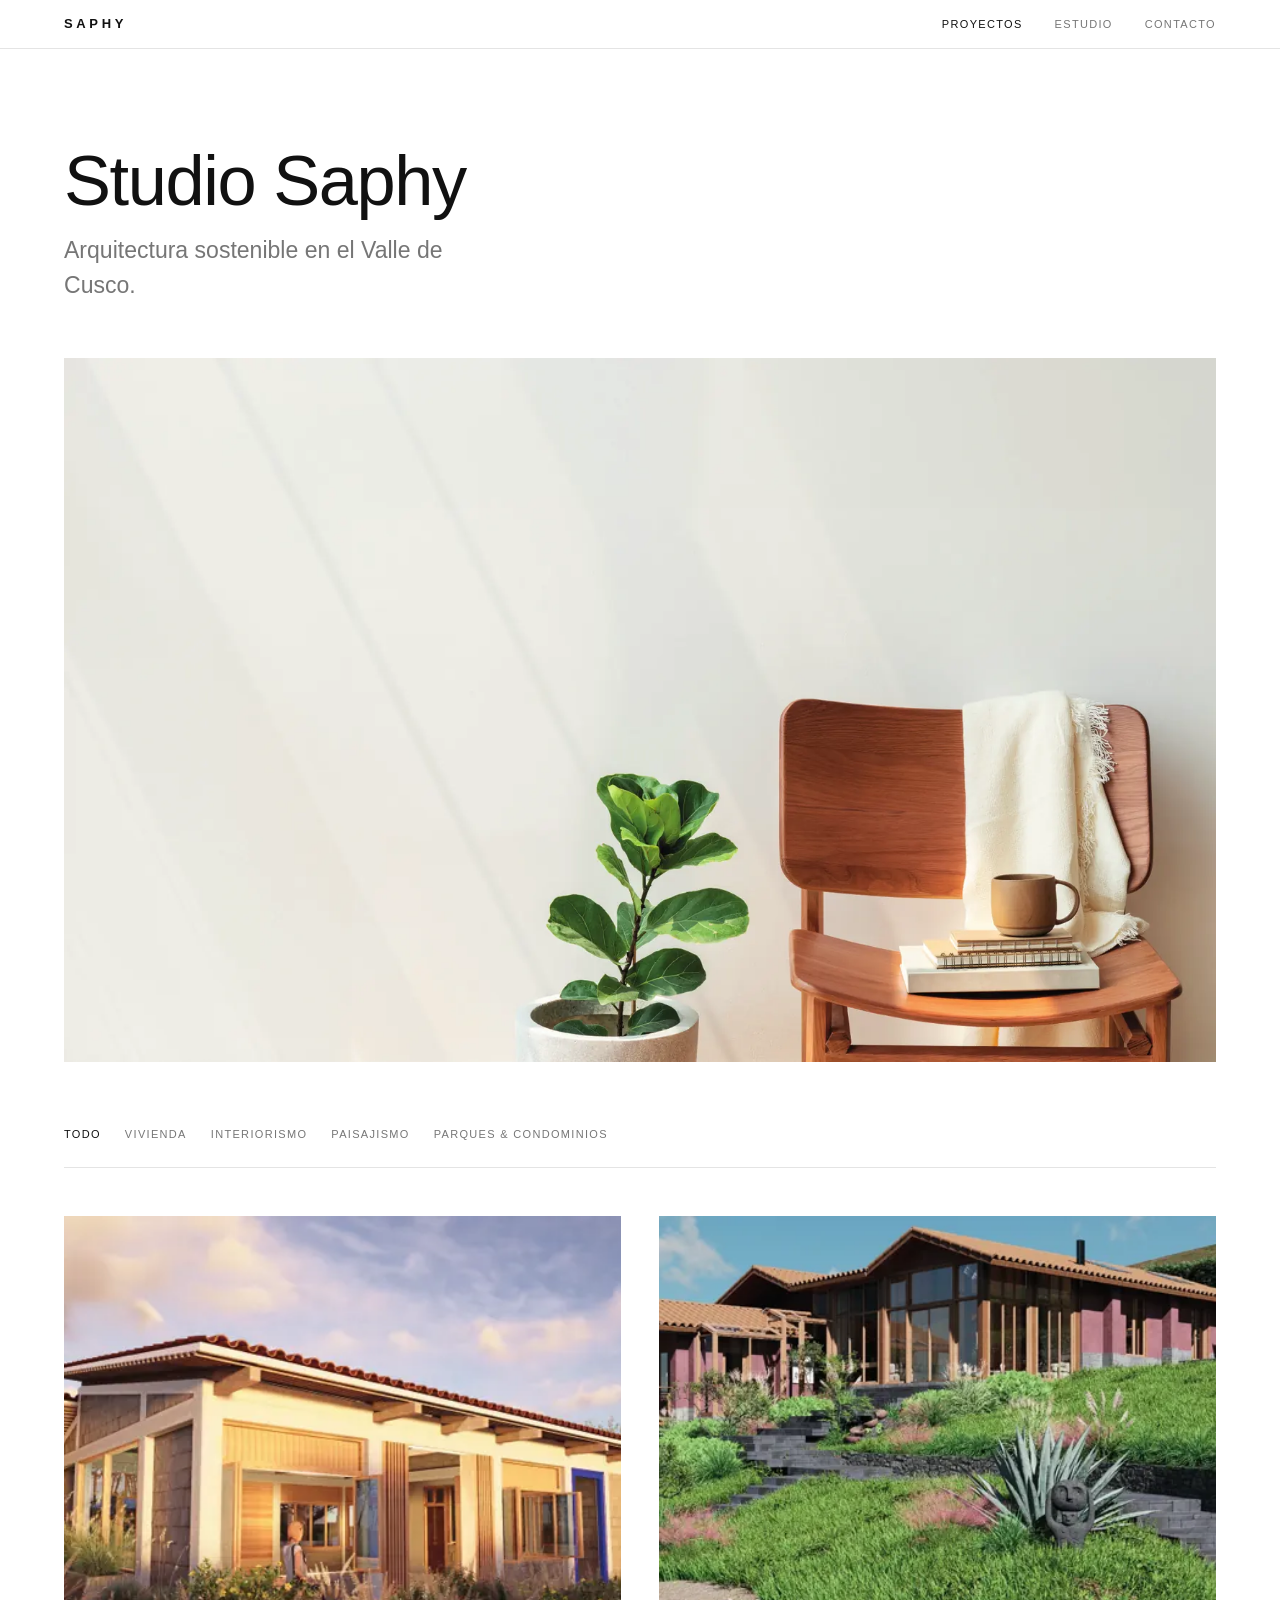
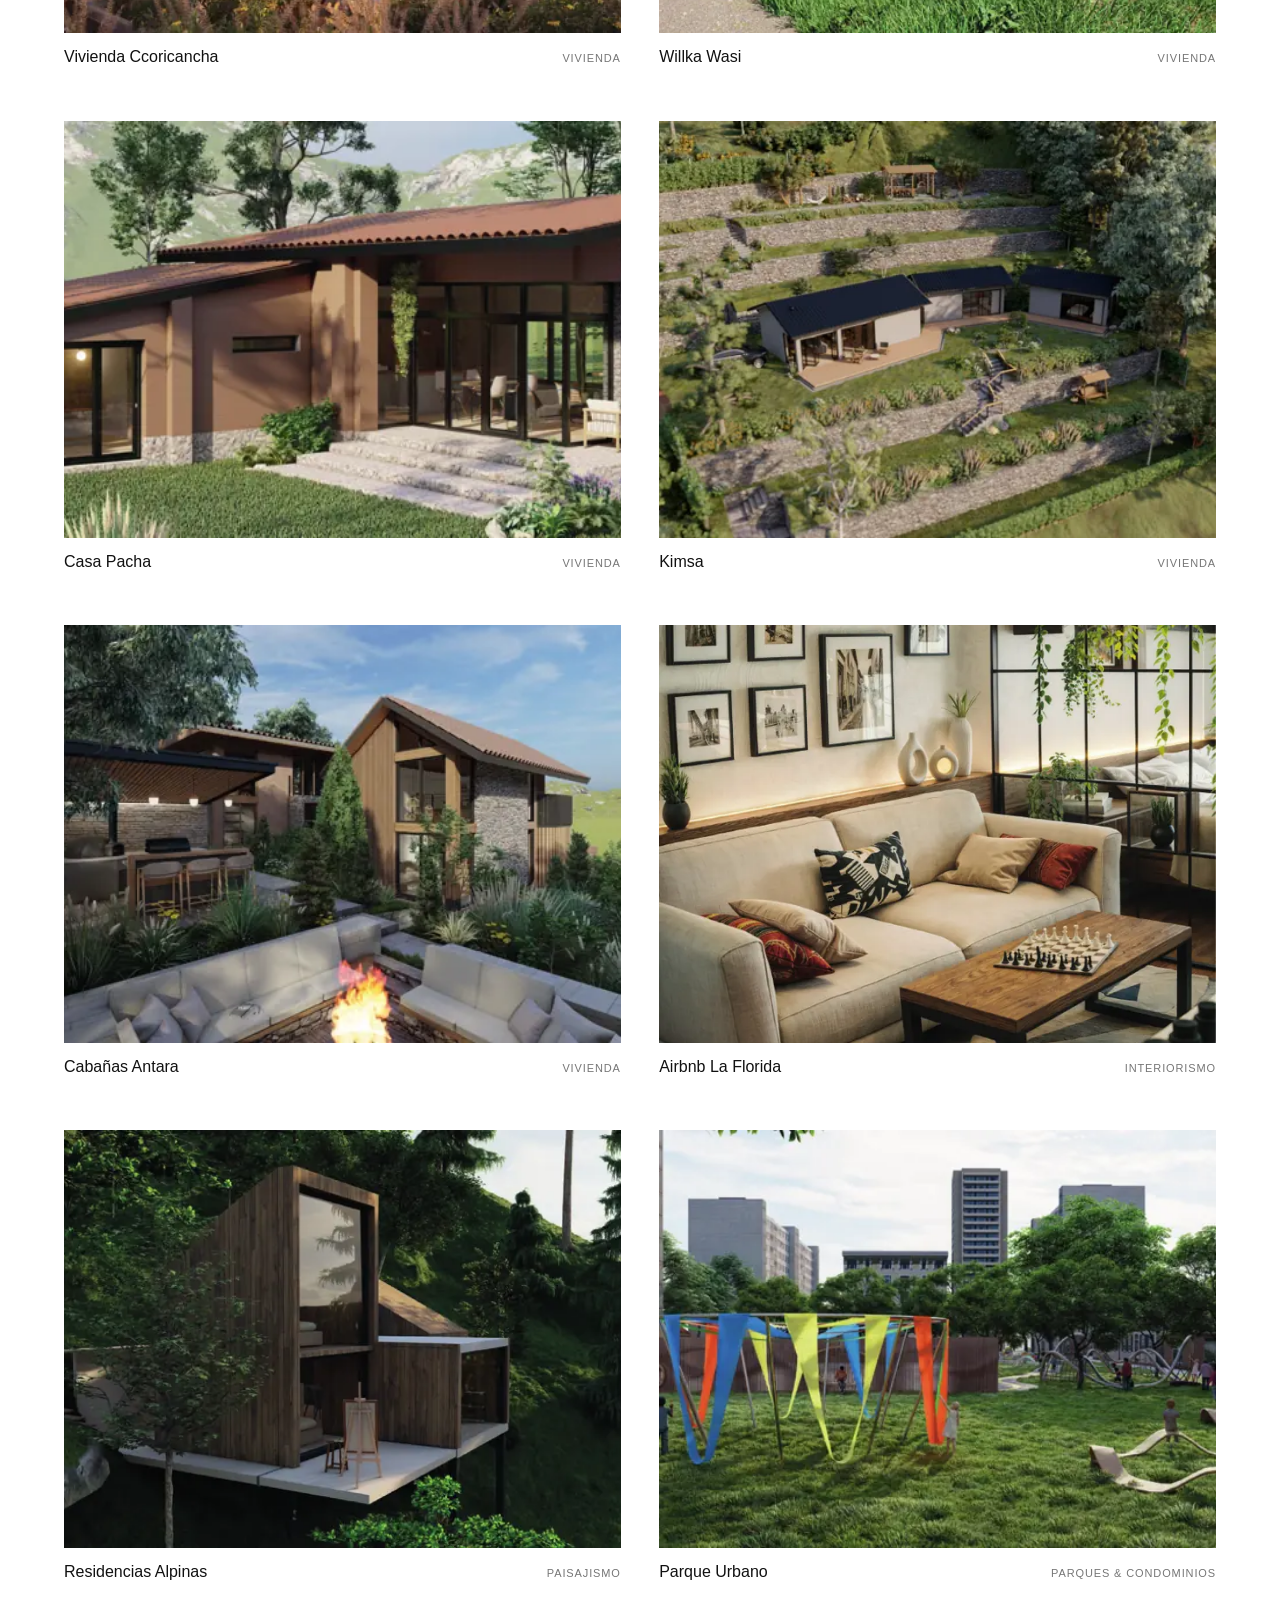
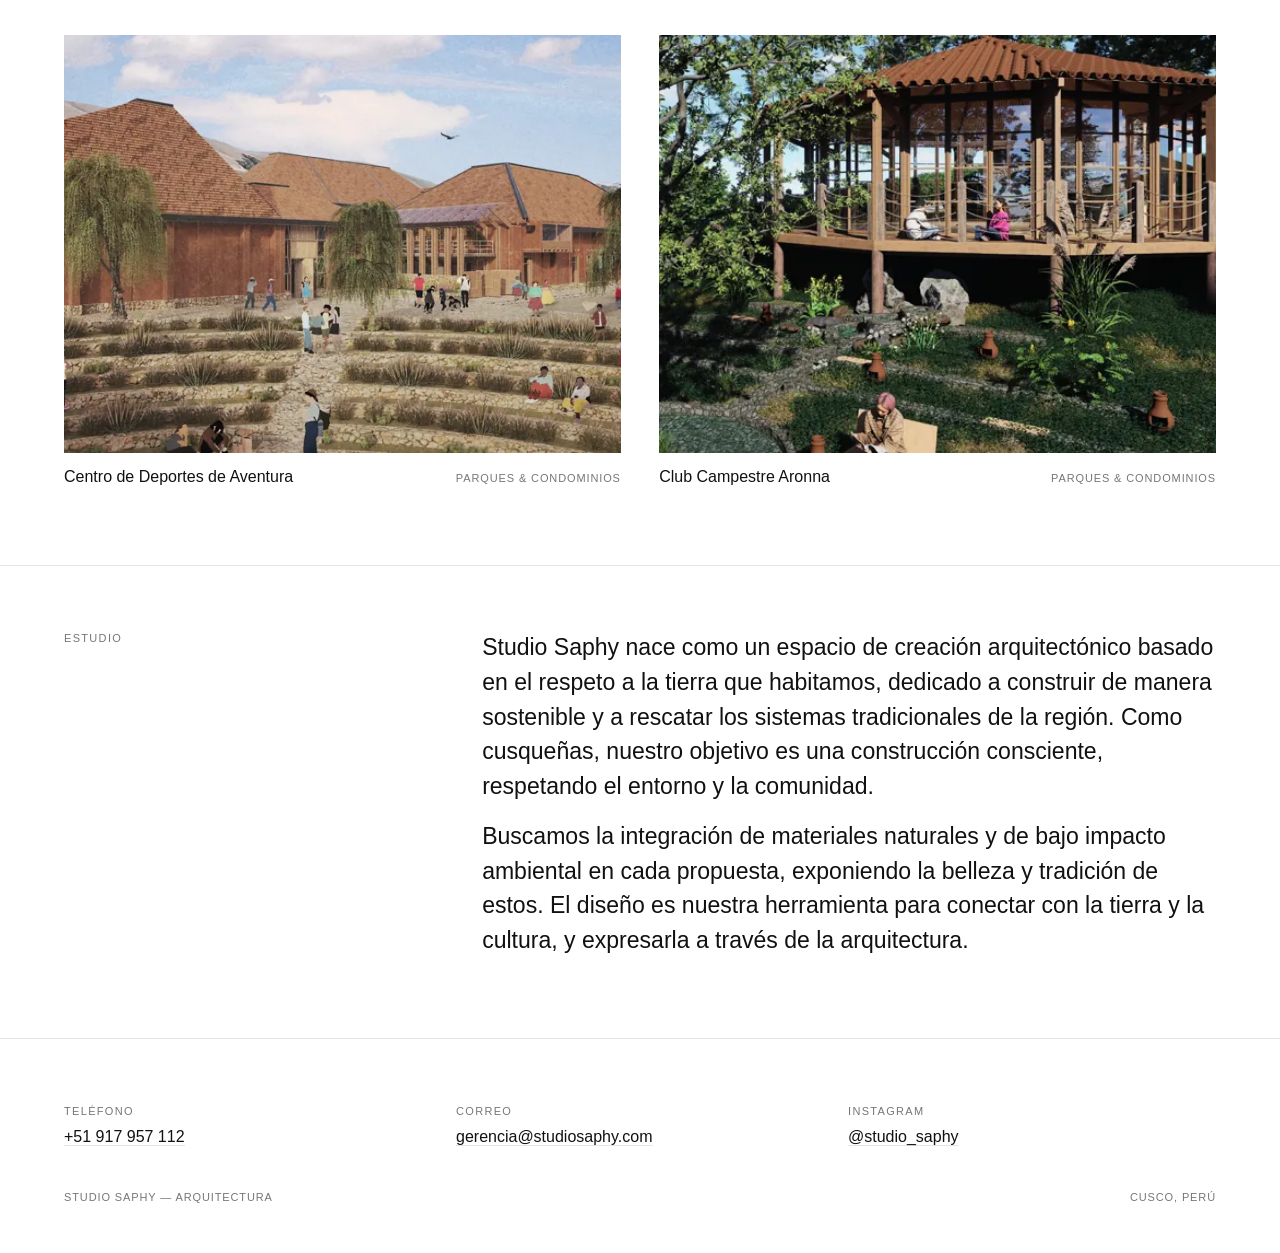
<file: index.html>
<!DOCTYPE html>
<html lang="es">
<head>
<meta charset="utf-8">
<meta name="viewport" content="width=device-width, initial-scale=1">
<title>Studio Saphy — Arquitectura</title>
<meta name="description" content="Studio Saphy. Arquitectura sostenible en el Valle de Cusco: vivienda, interiorismo, paisajismo y condominios.">
<link rel="icon" href="data:image/svg+xml,%3Csvg xmlns='http://www.w3.org/2000/svg' viewBox='0 0 32 32'%3E%3Crect width='32' height='32' fill='%23fff'/%3E%3Ctext x='16' y='23' font-family='Helvetica,Arial,sans-serif' font-size='20' text-anchor='middle' fill='%23111'%3ES%3C/text%3E%3C/svg%3E">
<link rel="stylesheet" href="css/main.css">
</head>
<body>

<header class="sitio-header">
	<div class="u-wrap">
		<a class="logo" href="index.html">Saphy</a>
		<nav class="nav" aria-label="Principal">
			<a href="#proyectos" aria-current="page">Proyectos</a>
			<a href="#estudio">Estudio</a>
			<a href="#contacto">Contacto</a>
		</nav>
	</div>
</header>

<main>

	<section class="hero u-wrap">
		<h1>Studio Saphy</h1>
		<p>Arquitectura sostenible en el Valle de Cusco.</p>
	</section>

	<figure class="hero-img">
		<img src="assets/img/hero/hero-01-1600.webp" width="1600" height="978"
		     alt="Vivienda de adobe en el Valle Sagrado de los Incas" fetchpriority="high">
	</figure>

	<div class="u-wrap">
		<div class="filtros" id="filtros" aria-label="Filtrar por categoría"></div>
		<div class="grilla" id="grilla"></div>
	</div>

	<noscript>
		<div class="u-wrap">
			<p>Este sitio necesita JavaScript para mostrar los proyectos.
			   Escríbenos a <a href="mailto:gerencia@studiosaphy.com">gerencia@studiosaphy.com</a>.</p>
		</div>
	</noscript>

	<section class="estudio u-wrap" id="estudio">
		<h2>Estudio</h2>
		<div>
			<p>Studio Saphy nace como un espacio de creación arquitectónico basado en el respeto a
			   la tierra que habitamos, dedicado a construir de manera sostenible y a rescatar los
			   sistemas tradicionales de la región. Como cusqueñas, nuestro objetivo es una
			   construcción consciente, respetando el entorno y la comunidad.</p>
			<p>Buscamos la integración de materiales naturales y de bajo impacto ambiental en cada
			   propuesta, exponiendo la belleza y tradición de estos. El diseño es nuestra
			   herramienta para conectar con la tierra y la cultura, y expresarla a través de la
			   arquitectura.</p>
		</div>
	</section>

</main>

<footer class="sitio-footer" id="contacto">
	<div class="u-wrap">
		<div class="contacto">
			<div>
				<span class="u-label">Teléfono</span>
				<a href="tel:+51917957112">+51 917 957 112</a>
			</div>
			<div>
				<span class="u-label">Correo</span>
				<a href="mailto:gerencia@studiosaphy.com">gerencia@studiosaphy.com</a>
			</div>
			<div>
				<span class="u-label">Instagram</span>
				<a href="https://instagram.com/studio_saphy" rel="noopener">@studio_saphy</a>
			</div>
		</div>
		<div class="legal">
			<span>Studio Saphy — Arquitectura</span>
			<span>Cusco, Perú</span>
		</div>
	</div>
</footer>

<script src="js/data.js"></script>
<script src="js/main.js"></script>
</body>
</html>
</file>
<file: css/main.css>
/* Studio Saphy — hoja de estilos única.
   Reglas: blanco y negro, una tipografía del sistema, sin webfonts,
   sin sombras, sin radios, sin transiciones largas. */

:root {
	--negro: #111;
	--gris: #767676;
	--linea: #e4e4e4;
	--blanco: #fff;

	--fs-xl: clamp(2.25rem, 5.5vw, 4.5rem);
	--fs-l: clamp(1.125rem, 1.8vw, 1.5rem);
	--fs-m: 1rem;
	--fs-s: 0.8125rem;
	--fs-xs: 0.6875rem;

	--margen: clamp(1.25rem, 5vw, 4rem);
	--ancho: 1440px;
}

*,
*::before,
*::after { box-sizing: border-box; }

html { -webkit-text-size-adjust: 100%; }

body {
	margin: 0;
	background: var(--blanco);
	color: var(--negro);
	font-family: -apple-system, BlinkMacSystemFont, "Helvetica Neue", Helvetica, Arial, sans-serif;
	font-size: var(--fs-m);
	line-height: 1.5;
	font-weight: 400;
	-webkit-font-smoothing: antialiased;
}

img { display: block; max-width: 100%; height: auto; }

a { color: inherit; text-decoration: none; }

:focus-visible {
	outline: 2px solid var(--negro);
	outline-offset: 3px;
}

.u-wrap {
	max-width: var(--ancho);
	margin: 0 auto;
	padding: 0 var(--margen);
}

.u-label {
	font-size: var(--fs-xs);
	letter-spacing: 0.12em;
	text-transform: uppercase;
	color: var(--gris);
}

/* ---------- Header ---------- */

.sitio-header {
	position: sticky;
	top: 0;
	z-index: 10;
	background: var(--blanco);
	border-bottom: 1px solid var(--linea);
}

.sitio-header .u-wrap {
	display: flex;
	align-items: baseline;
	justify-content: space-between;
	gap: 1rem;
	padding-top: 0.9rem;
	padding-bottom: 0.9rem;
}

.logo {
	font-size: var(--fs-s);
	letter-spacing: 0.28em;
	text-transform: uppercase;
	font-weight: 600;
}

.nav {
	display: flex;
	gap: clamp(1rem, 2.5vw, 2.25rem);
}

.nav a {
	font-size: var(--fs-xs);
	letter-spacing: 0.12em;
	text-transform: uppercase;
	color: var(--gris);
	transition: color 120ms linear;
}

.nav a:hover,
.nav a[aria-current="page"] { color: var(--negro); }

/* ---------- Hero ---------- */

.hero {
	padding-top: clamp(3rem, 8vw, 6rem);
	padding-bottom: clamp(2rem, 5vw, 3.5rem);
}

.hero h1 {
	margin: 0;
	font-size: var(--fs-xl);
	font-weight: 400;
	line-height: 1.02;
	letter-spacing: -0.02em;
}

.hero p {
	margin: 1rem 0 0;
	max-width: 34ch;
	font-size: var(--fs-l);
	color: var(--gris);
}

.hero-img {
	margin: 0;
	padding: 0 var(--margen);
}

.hero-img img {
	width: 100%;
	max-width: var(--ancho);
	margin: 0 auto;
}

/* ---------- Filtros ---------- */

.filtros {
	display: flex;
	flex-wrap: wrap;
	gap: 0.25rem 1.5rem;
	padding-top: clamp(2.5rem, 5vw, 4rem);
	padding-bottom: 1.5rem;
	border-bottom: 1px solid var(--linea);
}

.filtros button {
	padding: 0;
	border: 0;
	background: none;
	color: var(--gris);
	font: inherit;
	font-size: var(--fs-xs);
	letter-spacing: 0.12em;
	text-transform: uppercase;
	cursor: pointer;
	transition: color 120ms linear;
}

.filtros button:hover,
.filtros button[aria-pressed="true"] { color: var(--negro); }

/* ---------- Grilla ---------- */

.grilla {
	display: grid;
	grid-template-columns: repeat(2, 1fr);
	column-gap: clamp(1rem, 3vw, 2.5rem);
	row-gap: clamp(2rem, 4vw, 3.5rem);
	padding-top: clamp(2rem, 4vw, 3rem);
	padding-bottom: clamp(3rem, 6vw, 5rem);
}

.proyecto {
	display: block;
}

.proyecto figure {
	margin: 0;
	overflow: hidden;
	background: #f4f4f4;
	aspect-ratio: 4 / 3;
}

.proyecto img {
	width: 100%;
	height: 100%;
	object-fit: cover;
	transition: opacity 150ms linear;
}

.proyecto:hover img { opacity: 0.88; }

.proyecto figcaption {
	display: flex;
	justify-content: space-between;
	align-items: baseline;
	gap: 1rem;
	padding-top: 0.75rem;
}

.proyecto .nombre {
	font-size: var(--fs-m);
}

.proyecto .categoria {
	font-size: var(--fs-xs);
	letter-spacing: 0.08em;
	text-transform: uppercase;
	color: var(--gris);
	white-space: nowrap;
}

/* ---------- Estudio ---------- */

.estudio {
	border-top: 1px solid var(--linea);
	padding-top: clamp(2.5rem, 5vw, 4rem);
	padding-bottom: clamp(2.5rem, 5vw, 4rem);
	display: grid;
	grid-template-columns: 1fr 2fr;
	gap: clamp(1rem, 4vw, 4rem);
	align-items: start;
}

.estudio h2 {
	margin: 0;
	font-size: var(--fs-xs);
	letter-spacing: 0.12em;
	text-transform: uppercase;
	font-weight: 400;
	color: var(--gris);
}

.estudio p {
	margin: 0 0 1rem;
	max-width: 60ch;
	font-size: var(--fs-l);
}

/* ---------- Ficha de proyecto ---------- */

.ficha {
	padding-top: clamp(2.5rem, 5vw, 4rem);
	padding-bottom: clamp(2rem, 4vw, 3rem);
	display: grid;
	grid-template-columns: 3fr 2fr;
	gap: clamp(1.5rem, 4vw, 4rem);
	align-items: start;
}

.ficha-txt h1 {
	margin: 0 0 0.5rem;
	font-size: clamp(1.75rem, 3.5vw, 2.75rem);
	font-weight: 400;
	line-height: 1.05;
	letter-spacing: -0.01em;
}

.ficha-txt p {
	margin: 1.25rem 0 0;
	font-size: var(--fs-m);
}

.ficha figure {
	margin: 0;
}

.ficha figure img { width: 100%; }

.galeria {
	padding-bottom: clamp(2rem, 4vw, 3rem);
	display: grid;
	grid-template-columns: repeat(2, 1fr);
	gap: clamp(1rem, 2vw, 1.75rem);
	align-items: start;
}

.galeria figure { margin: 0; }

/* Las imágenes grandes del portafolio ocupan las dos columnas */
.galeria figure.ancha { grid-column: 1 / -1; }

.galeria img { width: 100%; height: auto; }

.paso {
	display: flex;
	justify-content: space-between;
	gap: 1rem;
	padding: 1.5rem 0;
	border-top: 1px solid var(--linea);
	font-size: var(--fs-xs);
	letter-spacing: 0.12em;
	text-transform: uppercase;
}

.paso a { color: var(--gris); transition: color 120ms linear; }
.paso a:hover { color: var(--negro); }

/* ---------- Footer ---------- */

.sitio-footer {
	border-top: 1px solid var(--linea);
	padding-top: clamp(2.5rem, 5vw, 4rem);
	padding-bottom: clamp(2rem, 4vw, 3rem);
}

.sitio-footer .contacto {
	display: grid;
	grid-template-columns: repeat(3, 1fr);
	gap: 1.5rem;
	padding-bottom: 2.5rem;
}

.sitio-footer .contacto > div > span {
	display: block;
	padding-bottom: 0.35rem;
}

.sitio-footer a { border-bottom: 1px solid var(--linea); }
.sitio-footer a:hover { border-bottom-color: var(--negro); }

.legal {
	display: flex;
	justify-content: space-between;
	gap: 1rem;
	font-size: var(--fs-xs);
	letter-spacing: 0.08em;
	text-transform: uppercase;
	color: var(--gris);
}

/* ---------- Móvil ---------- */

@media (max-width: 760px) {
	.grilla,
	.galeria { grid-template-columns: 1fr; }
	.estudio,
	.ficha,
	.sitio-footer .contacto { grid-template-columns: 1fr; }
	.ficha .ficha-img { order: -1; }
	.legal { flex-direction: column; gap: 0.35rem; }
}

@media (prefers-reduced-motion: reduce) {
	* { transition: none !important; }
}
</file>
